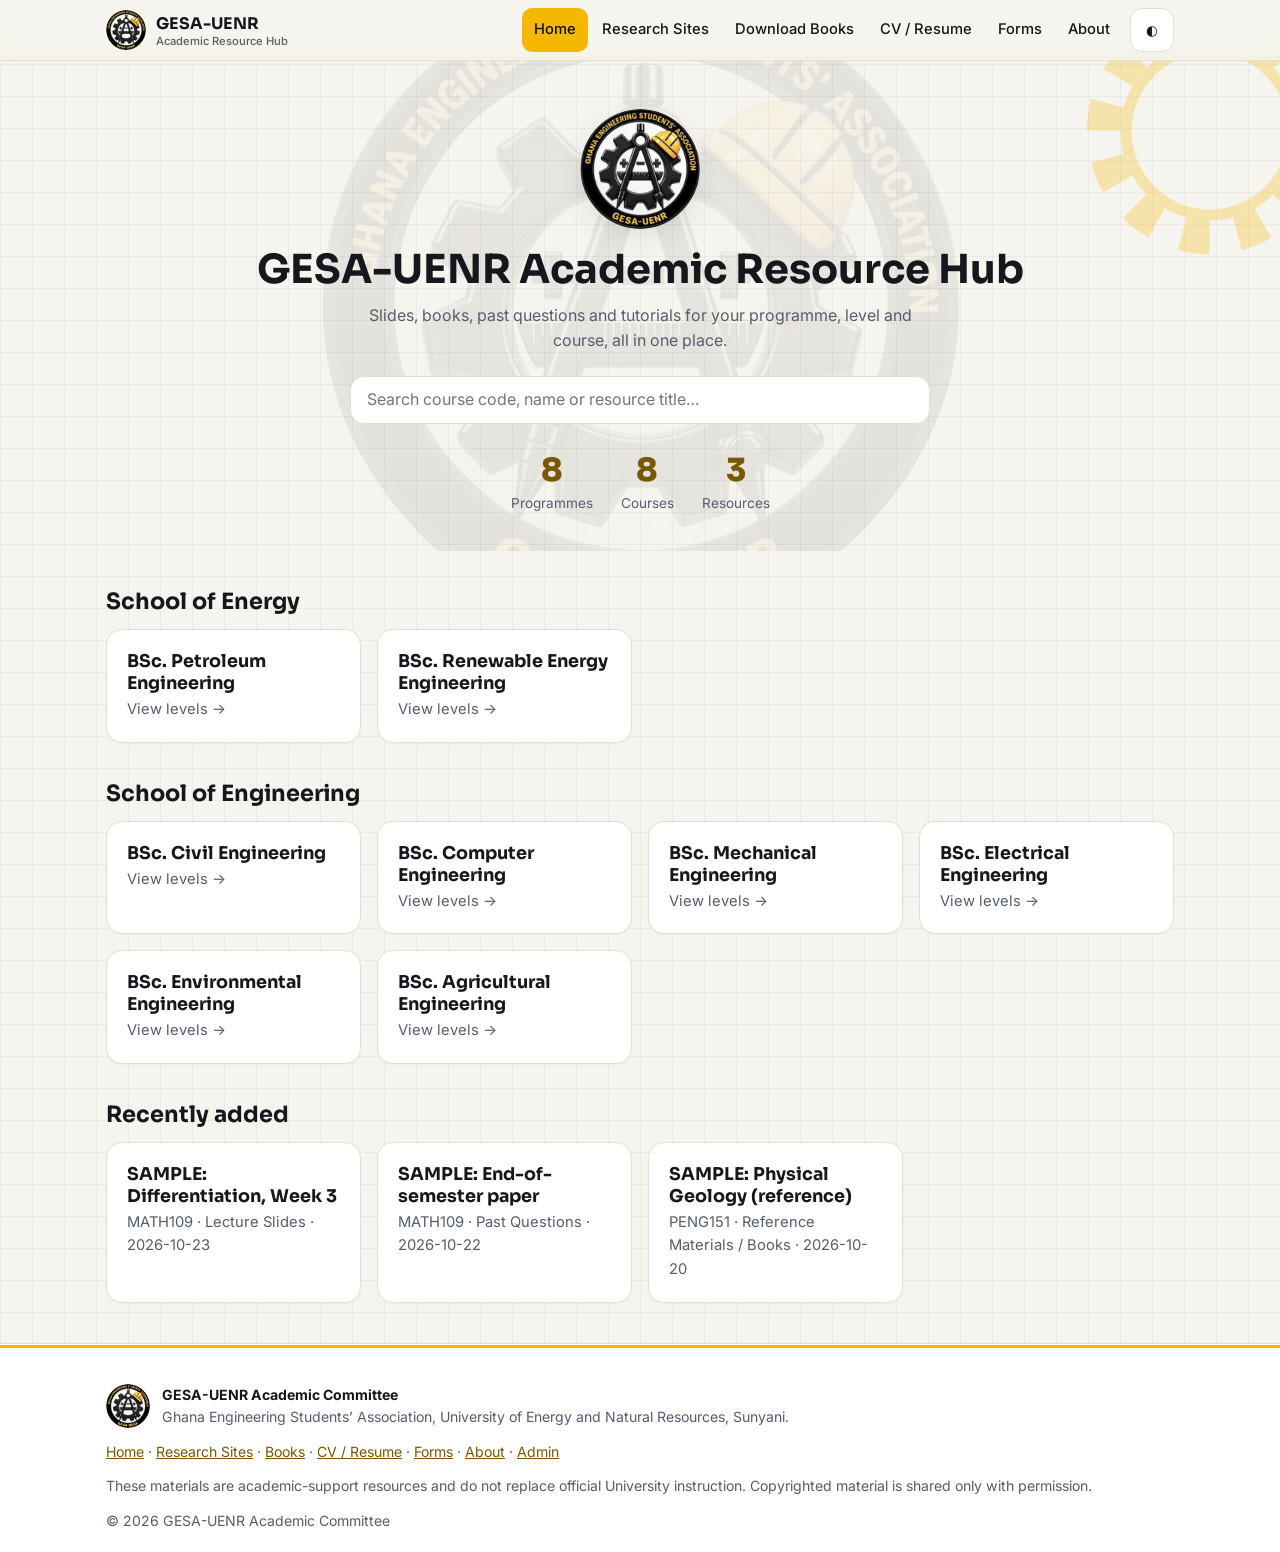
<file: gesa-uenr-hub/index.html>
<!doctype html><html lang="en"><head><meta charset="utf-8">
<meta name="viewport" content="width=device-width, initial-scale=1, viewport-fit=cover">
<title>GESA-UENR Academic Resource Hub</title>
<meta name="description" content="Lecture slides, books, past questions and tutorials for UENR engineering students, organised by programme, level, semester and course.">
<meta name="theme-color" content="#0D0F12">
<meta property="og:title" content="GESA-UENR Academic Resource Hub"><meta property="og:description" content="Free academic resources for UENR engineering students."><meta property="og:image" content="assets/logo.jpeg"><meta name="twitter:card" content="summary"><meta name="twitter:image" content="assets/logo.jpeg">
<link rel="icon" href="assets/favicon.ico"><link rel="apple-touch-icon" href="assets/icons/icon-180.png"><link rel="manifest" href="manifest.webmanifest">
<link rel="preconnect" href="https://fonts.googleapis.com"><link rel="preconnect" href="https://fonts.gstatic.com" crossorigin>
<link rel="stylesheet" href="https://fonts.googleapis.com/css2?family=Inter:wght@400;500;600&family=Sora:wght@600;700;800&display=swap">
<script>try{var t=localStorage.getItem('gesa-theme');if(t)document.documentElement.dataset.theme=t}catch(e){}</script>
<link rel="stylesheet" href="css/style.css"></head><body>
<a class="skip" href="#app">Skip to content</a>
<header class="hd"><div class="wrap bar">
<a class="brand" href="#/"><img src="assets/logo.webp" alt="GESA-UENR logo" width="40" height="40"><span>GESA-UENR<small>Academic Resource Hub</small></span></a>
<nav id="nav" aria-label="Main"><a href="#/">Home</a><a href="#/links">Research Sites</a><a href="#/books">Download Books</a><a href="#/cv">CV / Resume</a><a href="#/forms">Forms</a><a href="#/about">About</a></nav>
<button id="inst" class="ib" hidden>Install</button>
<button id="th" class="ib" aria-label="Toggle dark mode">◐</button>
<button id="bg" class="ib" aria-label="Menu" aria-expanded="false" aria-controls="nav">☰</button>
</div></header>
<main id="app" tabindex="-1"></main>
<footer class="ft2"><div class="wrap">
<div class="fb"><img src="assets/logo.webp" alt="" width="44" height="44"><div><b>GESA-UENR Academic Committee</b><p>Ghana Engineering Students’ Association, University of Energy and Natural Resources, Sunyani.</p></div></div>
<p class="fl"><a href="#/">Home</a> · <a href="#/links">Research Sites</a> · <a href="#/books">Books</a> · <a href="#/cv">CV / Resume</a> · <a href="#/forms">Forms</a> · <a href="#/about">About</a> · <a href="admin.html">Admin</a></p>
<p class="disc">These materials are academic-support resources and do not replace official University instruction. Copyrighted material is shared only with permission.</p>
<p>© 2026 GESA-UENR Academic Committee</p></div></footer>
<div id="toast" role="status" aria-live="polite"></div><button id="top" aria-label="Back to top">↑</button>
<script src="js/app.js" defer></script></body></html>
</file>
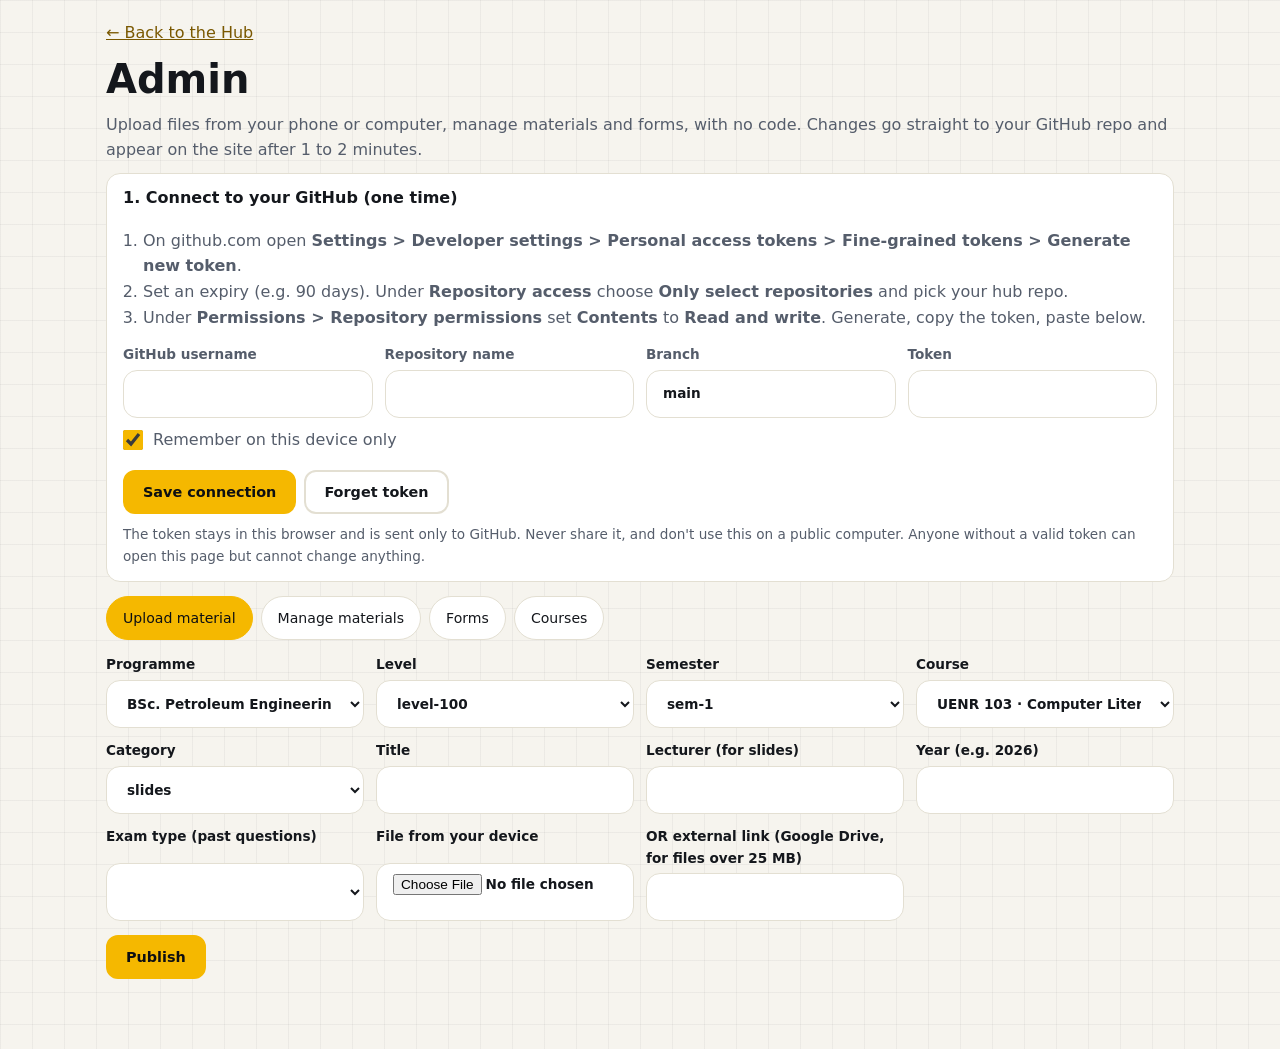
<file: gesa-uenr-hub/admin.html>
<!doctype html><html lang="en"><head><meta charset="utf-8"><meta name="viewport" content="width=device-width,initial-scale=1"><title>Admin · GESA-UENR Hub</title><meta name="robots" content="noindex"><link rel="icon" href="assets/favicon.ico"><link rel="stylesheet" href="css/style.css"></head><body>
<main class="wrap" style="padding-bottom:70px">
<p style="margin-top:20px"><a href="index.html">← Back to the Hub</a></p><h1>Admin</h1>
<p class="mu">Upload files from your phone or computer, manage materials and forms, with no code. Changes go straight to your GitHub repo and appear on the site after 1 to 2 minutes.</p>
<details id="setup" open><summary>1. Connect to your GitHub (one time)</summary><div class="dc">
<ol style="padding-left:20px;margin:6px 0 14px"><li>On github.com open <b>Settings > Developer settings > Personal access tokens > Fine-grained tokens > Generate new token</b>.</li><li>Set an expiry (e.g. 90 days). Under <b>Repository access</b> choose <b>Only select repositories</b> and pick your hub repo.</li><li>Under <b>Permissions > Repository permissions</b> set <b>Contents</b> to <b>Read and write</b>. Generate, copy the token, paste below.</li></ol>
<div class="af" id="cfg"></div><label class="ck"><input type="checkbox" id="rem" checked> Remember on this device only</label>
<div style="display:flex;gap:8px;flex-wrap:wrap;margin-top:8px"><button class="btn" id="save">Save connection</button><button class="btn ghost" id="forget">Forget token</button></div>
<p style="margin-top:10px;font-size:.85rem">The token stays in this browser and is sent only to GitHub. Never share it, and don't use this on a public computer. Anyone without a valid token can open this page but cannot change anything.</p></div></details>
<div class="chips" id="tabs" role="tablist"></div><div id="st" role="status" aria-live="polite" style="margin:10px 0;font-weight:600"></div><div id="panels"></div></main>
<script>
const $=id=>document.getElementById(id),esc=s=>String(s??'').replace(/[&<>"']/g,c=>({'&':'&amp;','<':'&lt;','>':'&gt;','"':'&quot;',"'":'&#39;'}[c]));
const LV=['level-100','level-200','level-300','level-400'],SM=['sem-1','sem-2'],CAT=['slides','references','past-questions','tutorials'],CAP={slides:'Slides',references:'Reference','past-questions':'PastQuestion',tutorials:'Tutorial'};
const ls={get:k=>{try{return localStorage.getItem(k)}catch(e){return null}},set:(k,v)=>{try{localStorage.setItem(k,v)}catch(e){}},del:k=>{try{localStorage.removeItem(k)}catch(e){}}};
const h=location.hostname.match(/^(.+)\.github\.io$/);
let cfg={o:h?h[1]:'',r:h?location.pathname.split('/')[1]||'':'',b:'main',t:'',...JSON.parse(ls.get('gesa-admin')||'{}')};
const say=(m,bad)=>{$('st').textContent=m;$('st').style.color=bad?'#c0392b':'inherit'};
const fld=(id,l,o,t)=>`<label>${l}${o?`<select id="${id}" class="in">${o.map(x=>`<option value="${esc(x)}">${esc(x)}</option>`).join('')}</select>`:`<input id="${id}" class="in" type="${t||'text'}" autocomplete="off">`}</label>`;
$('cfg').innerHTML=fld('co','GitHub username')+fld('cr0','Repository name')+fld('cb','Branch')+fld('ct','Token','',"password");
$('co').value=cfg.o;$('cr0').value=cfg.r;$('cb').value=cfg.b;$('ct').value=cfg.t;
$('save').onclick=()=>{cfg={o:$('co').value.trim(),r:$('cr0').value.trim(),b:$('cb').value.trim()||'main',t:$('ct').value.trim()};ls.set('gesa-admin',JSON.stringify($('rem').checked?cfg:{...cfg,t:''}));say('Connection saved. Test it by opening Manage materials.')};
$('forget').onclick=()=>{ls.del('gesa-admin');cfg.t='';$('ct').value='';say('Token removed from this device.')};
/* ---- GitHub API ---- */
const api=async(m,p,b)=>{if(!cfg.t||!cfg.o||!cfg.r)throw new Error('Connect to GitHub first (step 1).');
 const r=await fetch(`https://api.github.com/repos/${cfg.o}/${cfg.r}/contents/${p}`+(m=='GET'?`?ref=${cfg.b}&t=${Date.now()}`:''),{method:m,headers:{Authorization:'Bearer '+cfg.t,Accept:'application/vnd.github+json'},body:b?JSON.stringify({...b,branch:cfg.b}):undefined});
 if(r.status==404)return null;if(!r.ok)throw new Error((await r.json().catch(()=>({}))).message||'GitHub error '+r.status);return r.json()};
const dec=c=>new TextDecoder().decode(Uint8Array.from(atob(c.replace(/\n/g,'')),x=>x.charCodeAt(0)));
const b64=s=>{const u=new TextEncoder().encode(s);let o='';for(let i=0;i<u.length;i+=8192)o+=String.fromCharCode(...u.subarray(i,i+8192));return btoa(o)};
const fileB64=f=>new Promise((ok,no)=>{const r=new FileReader();r.onload=()=>ok(r.result.split(',')[1]);r.onerror=no;r.readAsDataURL(f)});
async function edit(path,fn){const f=await api('GET',path),d=f?JSON.parse(dec(f.content)):{};fn(d);await api('PUT',path,{message:'Update '+path,content:b64(JSON.stringify(d,null,1)),sha:f?.sha})}
const rj=async p=>{try{if(cfg.t){const f=await api('GET',p);return f?JSON.parse(dec(f.content)):null}}catch(e){}return fetch(p+'?t='+Date.now()).then(r=>r.ok?r.json():null).catch(()=>null)};
const run=fn=>async e=>{e&&e.preventDefault&&e.preventDefault();try{await fn()}catch(x){say('Problem: '+x.message,1)}};
/* ---- panels ---- */
const T={up:'Upload material',mg:'Manage materials',fm:'Forms',cs:'Courses'};
$('tabs').innerHTML=Object.entries(T).map(([k,v],i)=>`<button class="chip" data-k="${k}" aria-pressed="${i==0}">${v}</button>`).join('');
$('panels').innerHTML=`
<section id="up"><div class="af">${fld('p','Programme',[])}${fld('l','Level',LV)}${fld('s','Semester',SM)}${fld('c','Course',[])}${fld('cat','Category',CAT)}${fld('ti','Title')}${fld('le','Lecturer (for slides)')}${fld('yr','Year (e.g. 2026)','','number')}${fld('ex','Exam type (past questions)',['','mid-semester','end-of-semester'])}<label>File from your device<input id="fi" type="file" class="in" accept=".pdf,.ppt,.pptx,.doc,.docx" style="padding-top:10px"></label>${fld('eu','OR external link (Google Drive, for files over 25 MB)')}</div><button class="btn" id="go" style="margin-top:14px">Publish</button></section>
<section id="mg" hidden><button class="btn ghost" id="rl">Refresh list</button><div id="ml"></div></section>
<section id="fm" hidden><a class="btn" href="https://docs.google.com/forms/create" target="_blank" rel="noopener">＋ Create a new Google Form</a><p class="mu" style="margin:8px 0 14px">Build the form on Google, click Send > link icon > Copy, then paste the link below to list it on the Forms page.</p><div class="af">${fld('ft','Form title')}${fld('fd','Description')}${fld('fdl','Deadline','','date')}${fld('fs','Status',['Open','Closed'])}${fld('fu','Form link (https://…)')}</div><button class="btn" id="fg" style="margin-top:14px">Add to Forms page</button><h3 style="margin-top:24px">Current forms</h3><div id="fl"></div></section>
<section id="cs" hidden><div class="af">${fld('cp','Programme',[])}${fld('cl','Level',LV)}${fld('cs2','Semester',SM)}${fld('cc','Course code (e.g. MATH 109)')}${fld('cn','Course name')}${fld('cr','Credits','','number')}</div><button class="btn" id="cg" style="margin-top:14px">Add course</button></section>`;
$('tabs').onclick=e=>{const b=e.target.closest('.chip');if(!b)return;document.querySelectorAll('#tabs .chip').forEach(x=>x.setAttribute('aria-pressed',x==b));Object.keys(T).forEach(k=>$(k).hidden=k!=b.dataset.k);say('');if(b.dataset.k=='mg')ml();if(b.dataset.k=='fm')fl()};
/* programmes + course dropdown */
fetch('data/programmes.json').then(r=>r.json()).then(d=>{const o=d.schools.flatMap(s=>s.programmes).map(p=>`<option value="${p.id}">${esc(p.name)}</option>`).join('');$('p').innerHTML=o;$('cp').innerHTML=o;lc()}).catch(()=>say('Could not load programmes.json',1));
async function lc(){const j=await rj(`data/courses/${$('p').value}.json`),a=j?.levels?.[$('l').value]?.[$('s').value]||[];$('c').innerHTML=a.length?a.map(x=>`<option value="${esc(x.code.replace(/\s+/g,''))}">${esc(x.code)} · ${esc(x.name)}</option>`).join(''):'<option value="">No courses yet: add one in the Courses tab</option>'}
['p','l','s'].forEach(i=>$(i).onchange=lc);
/* upload */
$('go').onclick=run(async()=>{const d=Object.fromEntries(['p','l','s','c','cat','ti','le','yr','ex','eu'].map(k=>[k,$(k).value.trim()])),file=$('fi').files[0];
 if(!d.c||!d.ti)return say('Choose a course and enter a title.',1);let path='',size='',ft='pdf';
 if(file){if(file.size>25*1048576)return say('This file is over 25 MB. Upload it to Google Drive and paste the link instead.',1);
  const ext=file.name.split('.').pop().toLowerCase();ft=ext=='ppt'?'pptx':ext;const dir=`materials/${d.p}/${d.l}/${d.s}/${d.c}/${d.cat}/`;
  let name=[d.c,CAP[d.cat],d.le.replace(/[^A-Za-z0-9]/g,''),d.yr].filter(Boolean).join('_')+'.'+ext;if(await api('GET',dir+name))name=name.replace('.'+ext,'_'+Date.now().toString(36).slice(-4)+'.'+ext);
  say('Uploading file…');path=dir+name;await api('PUT',path,{message:'Add '+name,content:await fileB64(file)});size=(file.size/1048576).toFixed(1)+' MB'}
 else if(!d.eu)return say('Pick a file from your device, or paste an external link.',1);
 say('Updating the list…');const it={id:`${d.c.toLowerCase()}-${Date.now().toString(36)}`,programme:d.p,level:d.l,semester:d.s,course:d.c,category:d.cat,title:d.ti,fileType:ft,size,path,externalUrl:d.eu,dateAdded:new Date().toISOString().slice(0,10)};
 if(d.le)it.lecturer=d.le;if(d.yr)it.year=+d.yr;if(d.ex)it.examType=d.ex;
 await edit('data/resources.json',j=>{(j.items=j.items||[]).push(it)});say('Done ✓ It will appear on the site in 1 to 2 minutes.');$('ti').value='';$('fi').value=''});
/* manage */
async function ml(){const j=await rj('data/resources.json'),a=j?.items||[];$('ml').innerHTML=a.length?a.map(r=>`<div class="it"><span class="ft ${esc(r.fileType)}">${esc((r.fileType||'').toUpperCase())}</span><div class="im"><h4>${esc(r.title)}</h4><p>${esc(r.course)} · ${esc(r.category)} · ${esc(r.level)} ${esc(r.semester)}</p></div><div class="ac"><button class="btn ghost" data-ed="${esc(r.id)}">Edit title</button><button class="btn ghost" data-rm="${esc(r.id)}">Delete</button></div></div>`).join(''):'<p class="mu" style="margin-top:12px">No materials yet.</p>'}
$('rl').onclick=run(ml);
$('ml').onclick=run(async()=>{const e=event.target.closest('button');if(!e)return;
 if(e.dataset.ed){const t=prompt('New title:');if(!t)return;await edit('data/resources.json',j=>{j.items.find(x=>x.id==e.dataset.ed).title=t});say('Title updated ✓');ml()}
 if(e.dataset.rm){if(!confirm('Delete this material and its file?'))return;let p='';await edit('data/resources.json',j=>{const i=j.items.findIndex(x=>x.id==e.dataset.rm);p=j.items[i].path;j.items.splice(i,1)});
  if(p){const f=await api('GET',p);f&&await api('DELETE',p,{message:'Delete '+p,sha:f.sha})}say('Deleted ✓');ml()}});
/* forms */
async function fl(){const j=await rj('data/forms.json'),a=j?.items||[];$('fl').innerHTML=a.length?a.map((x,i)=>`<div class="it"><div class="im"><h4>${esc(x.title)}</h4><p>${esc(x.status)} · deadline ${esc(x.deadline||'none')}</p></div><div class="ac"><button class="btn ghost" data-tg="${i}">${x.status=='Open'?'Close':'Reopen'}</button><button class="btn ghost" data-dx="${i}">Remove</button></div></div>`).join(''):'<p class="mu">No forms yet.</p>'}
$('fg').onclick=run(async()=>{const t=$('ft').value.trim(),u=$('fu').value.trim();if(!t||!/^https:\/\//.test(u))return say('Enter a title and a link starting with https://',1);
 await edit('data/forms.json',j=>{(j.items=j.items||[]).push({title:t,description:$('fd').value.trim(),deadline:$('fdl').value,status:$('fs').value,url:u})});say('Form added ✓');['ft','fd','fu'].forEach(k=>$(k).value='');fl()});
$('fl').onclick=run(async()=>{const e=event.target.closest('button');if(!e)return;
 await edit('data/forms.json',j=>{if(e.dataset.tg){const f=j.items[+e.dataset.tg];f.status=f.status=='Open'?'Closed':'Open'}if(e.dataset.dx)j.items.splice(+e.dataset.dx,1)});say('Updated ✓');fl()});
/* courses */
$('cg').onclick=run(async()=>{const p=$('cp').value,l=$('cl').value,s=$('cs2').value,c=$('cc').value.trim(),n=$('cn').value.trim();if(!c||!n)return say('Enter the course code and name.',1);
 await edit(`data/courses/${p}.json`,j=>{j.programme=p;j.levels??={};(j.levels[l]??={})[s]??=[];j.levels[l][s].push({code:c,name:n,credits:+$('cr').value||0})});say('Course added ✓');['cc','cn','cr'].forEach(k=>$(k).value='');lc()});
fetch('data/site.json').then(r=>r.json()).then(s=>{[['b1',s.driveFolderUrl],['b2',s.sheetEditUrl]].forEach(([i,u])=>{const e=document.getElementById(i);if(u)e.href=u;else{e.classList.add('off');document.getElementById('nb').textContent='Add your Drive and Sheet links in data/site.json first (see README).'}})}).catch(()=>{});
</script></body></html>
</file>
<file: gesa-uenr-hub/css/style.css>
/* GESA-UENR Hub: design tokens. Edit colours here. */
:root{--bg:#f6f4ee;--card:#fff;--tx:#14171c;--mu:#555d6b;--bd:#e3dfd2;--gl:rgba(13,15,18,.045);--g:#F5B800;--gt:#7a5800;--sh:0 8px 28px rgba(13,15,18,.09);--hd:rgba(246,244,238,.9);--fd:'Sora',system-ui,sans-serif;--fb:'Inter',system-ui,sans-serif;box-sizing:border-box;padding:env(safe-area-inset-top,0px) 0 env(safe-area-inset-bottom,0px)}
:root[data-theme=dark]{--bg:#0D0F12;--card:#171a20;--tx:#f2f2ee;--mu:#a6acb8;--bd:#2a2e37;--gl:rgba(245,184,0,.05);--gt:#F5B800;--sh:0 8px 28px rgba(0,0,0,.45);--hd:rgba(13,15,18,.9)}
@media(prefers-color-scheme:dark){:root:not([data-theme=light]){--bg:#0D0F12;--card:#171a20;--tx:#f2f2ee;--mu:#a6acb8;--bd:#2a2e37;--gl:rgba(245,184,0,.05);--gt:#F5B800;--sh:0 8px 28px rgba(0,0,0,.45);--hd:rgba(13,15,18,.9)}}
*{box-sizing:border-box;margin:0}html{scroll-behavior:smooth;scroll-padding-top:env(safe-area-inset-top,0px)}
body{font:16px/1.6 var(--fb);background:var(--bg);color:var(--tx);background-image:linear-gradient(var(--gl) 1px,transparent 1px),linear-gradient(90deg,var(--gl) 1px,transparent 1px);background-size:32px 32px;transition:background-color .3s,color .3s;overflow-x:hidden}
body::before{content:"";position:fixed;inset:0 0 auto;height:env(safe-area-inset-top,0px);background:var(--hd);backdrop-filter:blur(10px);z-index:30}
h1,h2,h3,h4{font-family:var(--fd);line-height:1.25}h1{font-size:clamp(1.7rem,4vw,2.5rem);margin:8px 0}h2{font-size:1.4rem;margin:36px 0 14px}h3{font-size:1.1rem}
a{color:var(--gt)}:focus-visible{outline:3px solid var(--g);outline-offset:2px}.mu{color:var(--mu)}
.wrap{max-width:1100px;margin:auto;padding:0 16px}.skip{position:absolute;left:-999px}.skip:focus{left:8px;top:8px;background:var(--g);color:#000;padding:8px;z-index:50}
.hd{position:sticky;top:env(safe-area-inset-top,0px);z-index:20;background:var(--hd);backdrop-filter:blur(10px);border-bottom:1px solid var(--bd)}
.bar{display:flex;align-items:center;gap:8px;min-height:60px}.brand{display:flex;align-items:center;gap:10px;text-decoration:none;color:var(--tx);font:700 1rem var(--fd);margin-right:auto}.brand img{border-radius:50%}.brand small{display:block;font:500 .7rem var(--fb);color:var(--mu)}
#nav{display:flex;gap:2px}#nav a{padding:10px 12px;border-radius:10px;color:var(--tx);text-decoration:none;font-weight:500;font-size:.92rem;min-height:44px;display:flex;align-items:center}#nav a:hover,#nav a[aria-current]{background:var(--g);color:#0D0F12}
.ib{min-width:44px;min-height:44px;border-radius:12px;border:1px solid var(--bd);background:var(--card);color:var(--tx);font:600 .85rem var(--fb);cursor:pointer;padding:0 10px}#bg{display:none}
.hero{position:relative;overflow:hidden;text-align:center;padding:48px 16px 36px;isolation:isolate}
.hero::before{content:"";position:absolute;inset:0;background:url(../assets/logo.webp) center/min(640px,92%) no-repeat;opacity:.07;z-index:-1}
.gear{position:absolute;right:-70px;top:-70px;width:280px;color:var(--g);opacity:.28;animation:spin 40s linear infinite;z-index:-1}@keyframes spin{to{transform:rotate(360deg)}}
.hero .wrap>*{animation:up .7s both}.hero .wrap>:nth-child(2){animation-delay:.1s}.hero .wrap>:nth-child(3){animation-delay:.2s}.hero .wrap>:nth-child(4){animation-delay:.3s}
.lg{border-radius:50%;box-shadow:var(--sh)}.tag{color:var(--mu);max-width:560px;margin:0 auto}
@keyframes up{from{opacity:0;transform:translateY(14px)}}
.sb{position:relative;max-width:580px;margin:22px auto}.in{width:100%;min-height:48px;padding:0 16px;border-radius:14px;border:1px solid var(--bd);background:var(--card);color:var(--tx);font:inherit}.in:focus{border-color:var(--g)}
.sr{position:absolute;left:0;right:0;top:54px;background:var(--card);border:1px solid var(--bd);border-radius:14px;box-shadow:var(--sh);text-align:left;overflow:hidden;z-index:5}.sr a,.sr p{display:block;padding:10px 16px;color:var(--tx);text-decoration:none;min-height:44px}.sr a:hover{background:var(--bg)}.sr span{display:block;font-size:.8rem;color:var(--mu)}
.stats{display:flex;justify-content:center;gap:28px;margin-top:26px;flex-wrap:wrap}.stats b{display:block;font:800 2rem var(--fd);color:var(--gt)}.stats span{font-size:.85rem;color:var(--mu)}
.grid{display:grid;grid-template-columns:repeat(auto-fill,minmax(250px,1fr));gap:16px}
.card{display:block;background:var(--card);border:1px solid var(--bd);border-radius:16px;padding:20px;color:var(--tx);text-decoration:none;transition:transform .2s,box-shadow .2s,border-color .2s;box-shadow:0 1px 2px rgba(0,0,0,.04)}
.card:hover{transform:translateY(-4px);border-color:var(--g);box-shadow:var(--sh)}.card:active{transform:scale(.98)}.card p{color:var(--mu);font-size:.92rem;margin-top:4px}
.rv{opacity:0}.rv.on{opacity:1;animation:up .5s backwards;animation-delay:calc(var(--i,0)*45ms)}
.view{animation:up .35s both;padding-bottom:40px}.view>*:not(.hero){max-width:1100px;margin-left:auto;margin-right:auto;padding-left:16px;padding-right:16px}
.crumbs{display:flex;flex-wrap:wrap;gap:6px;font-size:.88rem;margin-top:20px;color:var(--mu)}.crumbs a{color:var(--gt);padding:6px 0}.crumbs i{font-style:normal}
.btn{display:inline-flex;align-items:center;justify-content:center;min-height:44px;padding:0 18px;border-radius:12px;background:var(--g);color:#0D0F12;font:600 .9rem var(--fb);text-decoration:none;border:2px solid var(--g);cursor:pointer;transition:transform .15s,box-shadow .15s}
.btn:hover{transform:translateY(-2px);box-shadow:0 6px 16px rgba(245,184,0,.35)}.btn:active{transform:scale(.95)}.ghost{background:transparent;color:var(--tx);border-color:var(--bd)}.off{opacity:.5;pointer-events:none}
.tbl{width:100%;border-collapse:separate;border-spacing:0 8px}.tbl th{text-align:left;font-size:.8rem;color:var(--mu);padding:0 14px}.tbl td{background:var(--card);padding:14px;border-block:1px solid var(--bd)}
.tbl td:first-child{border-left:1px solid var(--bd);border-radius:12px 0 0 12px;font-weight:600}.tbl td:last-child{border-right:1px solid var(--bd);border-radius:0 12px 12px 0}.tbl tbody tr{cursor:pointer}.tbl tbody tr:hover td{border-color:var(--g)}.tbl a{color:var(--tx);text-decoration:none}
.tabs{display:flex;gap:4px;overflow-x:auto;border-bottom:1px solid var(--bd);margin:20px auto}.tabs button{background:none;border:0;color:var(--mu);font:600 .95rem var(--fb);padding:12px 16px;min-height:44px;cursor:pointer;position:relative;white-space:nowrap}
.tabs button::after{content:"";position:absolute;left:0;right:0;bottom:-1px;height:3px;background:var(--g);transform:scaleX(0);transition:transform .25s}.tabs [aria-selected=true]{color:var(--tx)}.tabs [aria-selected=true]::after{transform:scaleX(1)}
.it{display:flex;gap:14px;align-items:center;flex-wrap:wrap;background:var(--card);border:1px solid var(--bd);border-radius:14px;padding:14px;margin:10px 0}.im{flex:1;min-width:200px}.im h4{font-size:1rem}.im p{color:var(--mu);font-size:.85rem}.ac{display:flex;gap:8px;flex-wrap:wrap}
.ft{width:52px;height:52px;display:grid;place-items:center;border-radius:12px;font:700 .75rem var(--fd);color:#fff;background:#c0392b}.ft.pptx{background:#c2540a}.ft.docx{background:#2b6cb0}
.gh{margin:22px 0 4px;color:var(--gt)}.empty{text-align:center;padding:48px 16px;background:var(--card);border:1px dashed var(--bd);border-radius:16px;margin-top:16px}.empty span{font-size:2.4rem}.empty p{color:var(--mu);margin:6px 0 14px}
.chips{display:flex;flex-wrap:wrap;gap:8px;margin:14px auto}.chip{min-height:44px;padding:0 16px;border-radius:99px;border:1px solid var(--bd);background:var(--card);color:var(--tx);font:500 .88rem var(--fb);cursor:pointer}.chip[aria-pressed=true]{background:var(--g);color:#0D0F12;border-color:var(--g)}
.pill{display:inline-block;font-size:.72rem;font-weight:600;padding:2px 10px;border-radius:99px;background:var(--g);color:#0D0F12;margin-bottom:8px}.pill.c{background:var(--bd);color:var(--mu)}
.tw{overflow-x:auto}.cmp{border-collapse:collapse;min-width:560px;width:100%}.cmp td,.cmp th{padding:12px;border:1px solid var(--bd);text-align:left;vertical-align:top;background:var(--card)}
details{background:var(--card);border:1px solid var(--bd);border-radius:14px;margin:10px 0;padding:0 16px}summary{min-height:48px;display:flex;align-items:center;font-weight:600;cursor:pointer}details[open] .dc{animation:up .3s}.dc{padding-bottom:14px;color:var(--mu)}
.ck{display:flex;gap:10px;align-items:center;min-height:44px}.ck input{width:20px;height:20px;accent-color:var(--g)}
.sk{height:90px;border-radius:16px;background:var(--card);margin:14px auto;max-width:1068px;position:relative;overflow:hidden}.sk::after{content:"";position:absolute;inset:0;background:linear-gradient(90deg,transparent,rgba(245,184,0,.18),transparent);animation:sh 1.2s infinite}@keyframes sh{from{transform:translateX(-100%)}to{transform:translateX(100%)}}
.ft2{border-top:1px solid var(--bd);background:var(--card);padding:28px 0 20px;font-size:.88rem;color:var(--mu)}.ft2 .wrap>*{margin-top:12px}.fb{display:flex;gap:12px;align-items:center}.fb img{border-radius:50%}.fb b{color:var(--tx)}.fl a{color:var(--gt)}
#toast{position:fixed;left:50%;bottom:calc(24px + env(safe-area-inset-bottom,0px));transform:translate(-50%,20px);background:#0D0F12;color:#fff;border:1px solid var(--g);padding:12px 20px;border-radius:12px;opacity:0;pointer-events:none;transition:opacity .25s,transform .25s;z-index:40;max-width:90vw}#toast.on{opacity:1;transform:translate(-50%,0)}
#top{position:fixed;right:16px;bottom:calc(16px + env(safe-area-inset-bottom,0px));width:48px;height:48px;border-radius:50%;border:0;background:var(--g);color:#000;font-size:1.2rem;cursor:pointer;opacity:0;pointer-events:none;transform:translateY(10px);transition:.25s;z-index:25}#top.on{opacity:1;pointer-events:auto;transform:none}
.af{display:grid;gap:12px;grid-template-columns:repeat(auto-fit,minmax(220px,1fr))}.af label{display:grid;gap:4px;font-size:.85rem;font-weight:600}pre{background:var(--card);border:1px solid var(--bd);border-radius:12px;padding:14px;overflow:auto;font-size:.82rem;margin:8px 0}
@media(max-width:820px){#bg{display:block}#nav{display:none;position:absolute;top:100%;left:0;right:0;flex-direction:column;background:var(--card);border-bottom:1px solid var(--bd);padding:8px 16px}#nav.open{display:flex;animation:up .2s}}
@media(max-width:640px){.tbl thead{display:none}.tbl,.tbl tbody{display:block}.tbl tr{display:block;background:var(--card);border:1px solid var(--bd);border-radius:14px;margin-bottom:10px;padding:6px 14px}.tbl td{display:flex;justify-content:space-between;gap:12px;border:0!important;border-radius:0!important;padding:6px 0;background:none}.tbl td::before{content:attr(data-l);color:var(--mu);font-size:.8rem}.it{align-items:flex-start}}
@media(prefers-reduced-motion:reduce){*,*::before,*::after{animation:none!important;transition:none!important;scroll-behavior:auto!important}.rv{opacity:1!important}}
</file>
